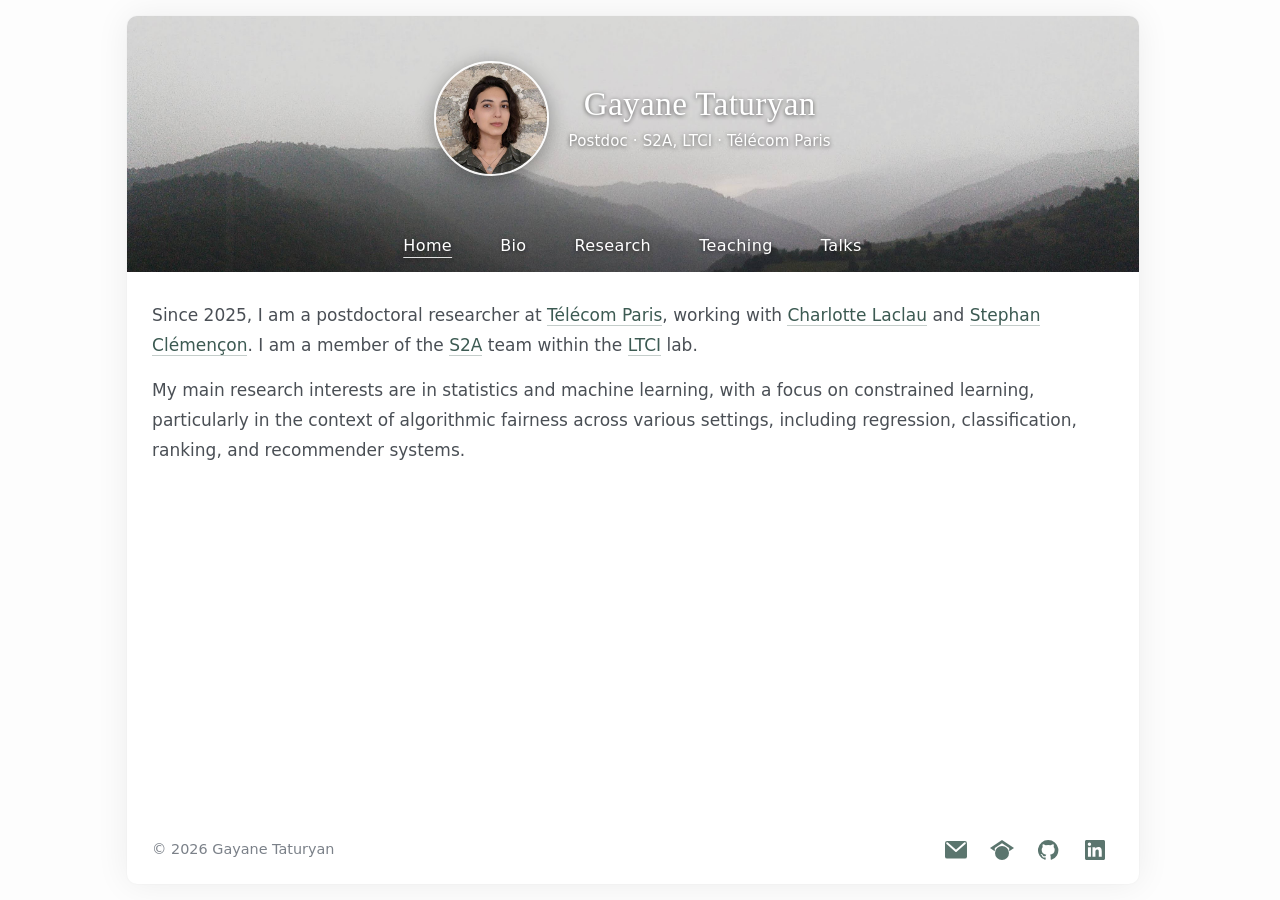
<file: index.html>
<!DOCTYPE html>
<html lang="en">
  <head>
    <meta charset="utf-8" />
    <meta name="viewport" content="width=device-width, initial-scale=1" />
    <title>Gayane Taturyan</title>
    <link rel="stylesheet" href="css/style.css" />
  </head>
  <body>
    <div class="page">
      <header class="hero">
        <img class="hero__cover" src="imgs/cover.jpg" alt="" />
        <div class="hero__inner">
          <img class="hero__photo" src="imgs/photo.jpg" alt="Gayane Taturyan" />
          <div class="hero__text">
            <h1 class="hero__name">Gayane Taturyan</h1>
            <p class="hero__role">Postdoc &middot; S2A, LTCI &middot; Télécom Paris</p>
          </div>
        </div>
        <nav class="tabs">
          <a href="index.html" aria-current="page">Home</a>
          <a href="bio.html">Bio</a>
          <a href="research.html">Research</a>
          <a href="teaching.html">Teaching</a>
          <a href="talks.html">Talks</a>
        </nav>
      </header>

      <main class="content">
        <p>
          Since 2025, I am a postdoctoral researcher at <a href="https://www.telecom-paris.fr/">Télécom Paris</a>,
          working with <a href="https://laclauc.github.io/">Charlotte Laclau</a>
          and <a href="https://perso.telecom-paristech.fr/clemenco/">Stephan Clémençon</a>.
          I am a member of the <a href="https://s2a.telecom-paris.fr/">S2A</a> team within the <a href="https://www.telecom-paris.fr/en/research/labs/information-processing-ltci">LTCI</a> lab.
        </p>
        <p>
          My main research interests are in statistics and machine learning, with a focus on constrained learning,
          particularly in the context of algorithmic fairness across various settings, including regression, classification, ranking, and recommender systems.
        </p>
      </main>

      <footer class="footer footer--home">
        <span>&copy; 2026 Gayane Taturyan</span>
        <nav class="social-links" aria-label="Social and contact links">
          <!-- Add your profile URLs below; use mailto:your@email for Email. -->
          <a href="mailto:gayane.taturyan@telecom-paris.fr" aria-label="Email" title="Email">
            <svg viewBox="2 4 20 16" aria-hidden="true" focusable="false"><rect x="2" y="4" width="20" height="16" rx="2" fill="currentColor"/><path d="m4 6 8 7 8-7" fill="none" stroke="#fff" stroke-width="1.8" stroke-linecap="round" stroke-linejoin="round"/></svg>
          </a>
          <a href="https://scholar.google.com/citations?user=Mb8yVToAAAAJ&hl=en" aria-label="Google Scholar" title="Google Scholar">
            <svg viewBox="0 2 24 20" aria-hidden="true" focusable="false" fill="currentColor"><path d="M12 2 0 10l4.8 3.2V10L12 5.2l7.2 4.8v3.2L24 10Z"/><circle cx="12" cy="15" r="7"/></svg>
          </a>
          <a href="https://github.com/taturyan" aria-label="GitHub" title="GitHub">
            <svg viewBox="0.8 0.8 22.4 22" aria-hidden="true" focusable="false" fill="currentColor"><path d="M12 .8a11.2 11.2 0 0 0-3.54 21.83c.56.1.77-.24.77-.54v-2.1c-3.12.68-3.78-1.33-3.78-1.33-.51-1.3-1.25-1.65-1.25-1.65-1.02-.7.08-.69.08-.69 1.13.08 1.72 1.16 1.72 1.16 1 1.71 2.62 1.22 3.26.93.1-.73.39-1.22.71-1.5-2.49-.28-5.11-1.25-5.11-5.54 0-1.22.44-2.22 1.15-3-.12-.28-.5-1.42.11-2.96 0 0 .94-.3 3.08 1.15a10.7 10.7 0 0 1 5.6 0c2.14-1.45 3.08-1.15 3.08-1.15.61 1.54.23 2.68.11 2.96.72.78 1.15 1.78 1.15 3 0 4.3-2.62 5.25-5.12 5.53.4.35.76 1.03.76 2.08v3.11c0 .3.2.65.77.54A11.2 11.2 0 0 0 12 .8Z"/></svg>
          </a>
          <a href="https://www.linkedin.com/in/gayane-taturyan/" aria-label="LinkedIn" title="LinkedIn">
            <svg viewBox="2 2 20 20" aria-hidden="true" focusable="false" fill="currentColor"><path d="M20.45 2H3.55C2.69 2 2 2.68 2 3.52v16.96c0 .84.69 1.52 1.55 1.52h16.9c.86 0 1.55-.68 1.55-1.52V3.52c0-.84-.69-1.52-1.55-1.52ZM7.93 18.75H4.96V9.2h2.97ZM6.45 7.9a1.72 1.72 0 1 1 0-3.44 1.72 1.72 0 0 1 0 3.44Zm12.3 10.85h-2.97v-4.64c0-1.11-.02-2.53-1.54-2.53-1.55 0-1.79 1.21-1.79 2.45v4.72H9.48V9.2h2.85v1.3h.04c.4-.76 1.37-1.55 2.82-1.55 3.02 0 3.56 1.99 3.56 4.58Z"/></svg>
          </a>
        </nav>
      </footer>
    </div>
  </body>
</html>
</file>
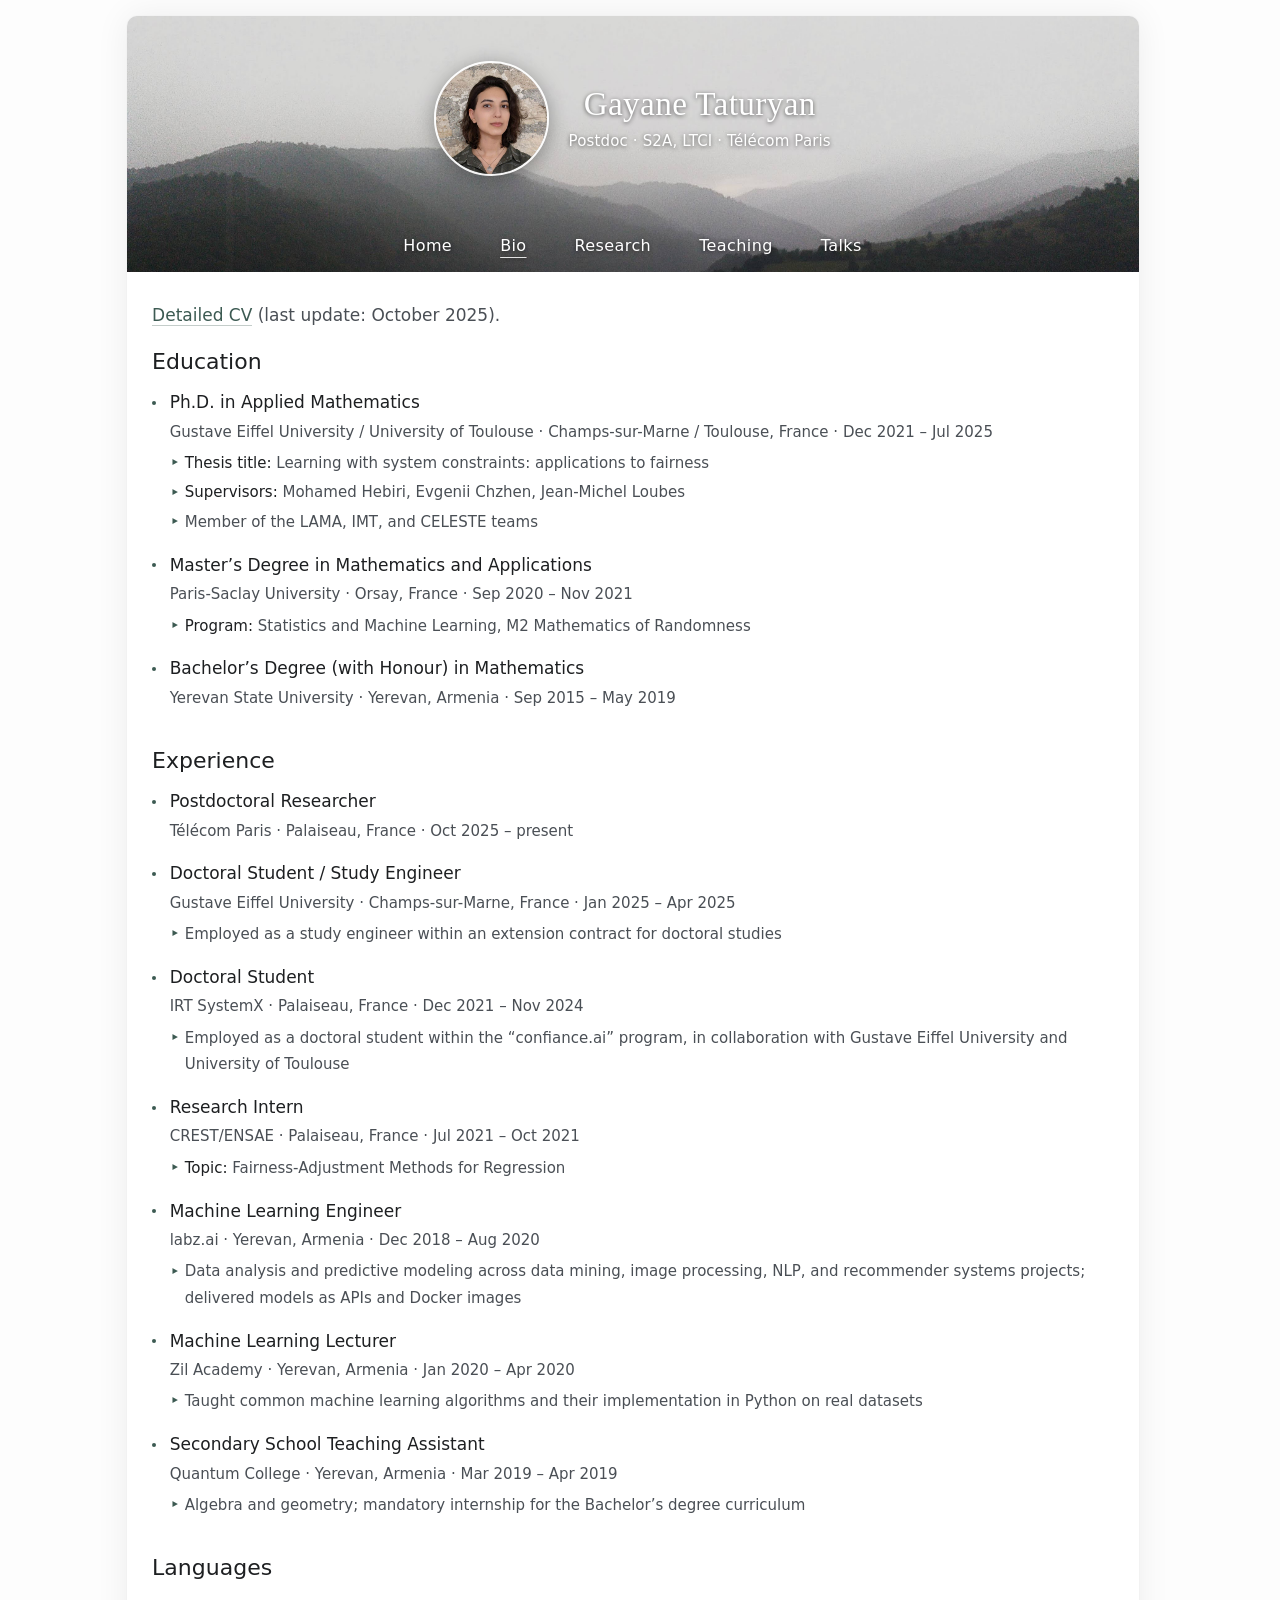
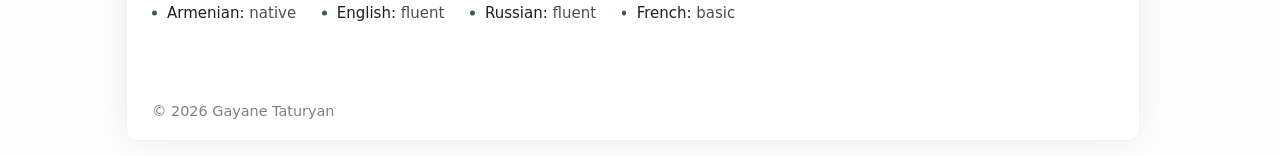
<file: bio.html>
<!DOCTYPE html>
<html lang="en">
  <head>
    <meta charset="utf-8" />
    <meta name="viewport" content="width=device-width, initial-scale=1" />
    <title>Bio &middot; Gayane Taturyan</title>
    <link rel="stylesheet" href="css/style.css" />
  </head>
  <body>
    <div class="page">
      <header class="hero">
        <img class="hero__cover" src="imgs/cover.jpg" alt="" />
        <div class="hero__inner">
          <img class="hero__photo" src="imgs/photo.jpg" alt="Gayane Taturyan" />
          <div class="hero__text">
            <h1 class="hero__name">Gayane Taturyan</h1>
            <p class="hero__role">Postdoc &middot; S2A, LTCI &middot; Télécom Paris</p>
          </div>
        </div>
        <nav class="tabs">
          <a href="index.html">Home</a>
          <a href="bio.html" aria-current="page">Bio</a>
          <a href="research.html">Research</a>
          <a href="teaching.html">Teaching</a>
          <a href="talks.html">Talks</a>
        </nav>
      </header>

      <main class="content">
        <p>
          <a href="files/CV_Gayane_Taturyan_oct25.pdf">Detailed CV</a> (last update: October 2025).
        </p>

        <h2>Education</h2>
        <div class="item">
          <div class="item__title">Ph.D. in Applied Mathematics</div>
          <div class="item__meta">Gustave Eiffel University / University of Toulouse &middot; Champs-sur-Marne / Toulouse, France &middot; Dec 2021 &ndash; Jul 2025</div>
          <ul class="item__facts">
            <li><strong>Thesis title:</strong> Learning with system constraints: applications to fairness</li>
            <li><strong>Supervisors:</strong> Mohamed Hebiri, Evgenii Chzhen, Jean-Michel Loubes</li>
            <li>Member of the LAMA, IMT, and CELESTE teams</li>
          </ul>
        </div>
        <div class="item">
          <div class="item__title">Master&rsquo;s Degree in Mathematics and Applications</div>
          <div class="item__meta">Paris-Saclay University &middot; Orsay, France &middot; Sep 2020 &ndash; Nov 2021</div>
          <ul class="item__facts">
            <li><strong>Program:</strong> Statistics and Machine Learning, M2 Mathematics of Randomness</li>
          </ul>
        </div>
        <div class="item">
          <div class="item__title">Bachelor&rsquo;s Degree (with Honour) in Mathematics</div>
          <div class="item__meta">Yerevan State University &middot; Yerevan, Armenia &middot; Sep 2015 &ndash; May 2019</div>
        </div>

        <h2>Experience</h2>
        <div class="item">
          <div class="item__title">Postdoctoral Researcher</div>
          <div class="item__meta">T&eacute;l&eacute;com Paris &middot; Palaiseau, France &middot; Oct 2025 &ndash; present</div>
        </div>
        <div class="item">
          <div class="item__title">Doctoral Student / Study Engineer</div>
          <div class="item__meta">Gustave Eiffel University &middot; Champs-sur-Marne, France &middot; Jan 2025 &ndash; Apr 2025</div>
          <ul class="item__facts">
            <li>Employed as a study engineer within an extension contract for doctoral studies</li>
          </ul>
        </div>
        <div class="item">
          <div class="item__title">Doctoral Student</div>
          <div class="item__meta">IRT SystemX &middot; Palaiseau, France &middot; Dec 2021 &ndash; Nov 2024</div>
          <ul class="item__facts">
            <li>Employed as a doctoral student within the &ldquo;confiance.ai&rdquo; program, in
              collaboration with Gustave Eiffel University and University of Toulouse</li>
          </ul>
        </div>
        <div class="item">
          <div class="item__title">Research Intern</div>
          <div class="item__meta">CREST/ENSAE &middot; Palaiseau, France &middot; Jul 2021 &ndash; Oct 2021</div>
          <ul class="item__facts">
            <li><strong>Topic:</strong> Fairness-Adjustment Methods for Regression</li>
          </ul>
        </div>
        <div class="item">
          <div class="item__title">Machine Learning Engineer</div>
          <div class="item__meta">labz.ai &middot; Yerevan, Armenia &middot; Dec 2018 &ndash; Aug 2020</div>
          <ul class="item__facts">
            <li>
              Data analysis and predictive modeling across data mining, image processing, NLP,
              and recommender systems projects; delivered models as APIs and Docker images
            </li>
          </ul>
        </div>
        <div class="item">
          <div class="item__title">Machine Learning Lecturer</div>
          <div class="item__meta">Zil Academy &middot; Yerevan, Armenia &middot; Jan 2020 &ndash; Apr 2020</div>
          <ul class="item__facts">
            <li>Taught common machine learning algorithms and their implementation in Python on real datasets</li>
          </ul>
        </div>
        <div class="item">
          <div class="item__title">Secondary School Teaching Assistant</div>
          <div class="item__meta">Quantum College &middot; Yerevan, Armenia &middot; Mar 2019 &ndash; Apr 2019</div>
          <ul class="item__facts">
            <li>Algebra and geometry; mandatory internship for the Bachelor&rsquo;s degree curriculum</li>
          </ul>
        </div>

        <h2>Languages</h2>
        <ul class="item__facts item__facts--inline">
          <li><strong>Armenian:</strong> native</li>
          <li><strong>English:</strong> fluent</li>
          <li><strong>Russian:</strong> fluent</li>
          <li><strong>French:</strong> basic</li>
        </ul>
      </main>

      <footer class="footer">
        &copy; 2026 Gayane Taturyan
      </footer>
    </div>
  </body>
</html>
</file>
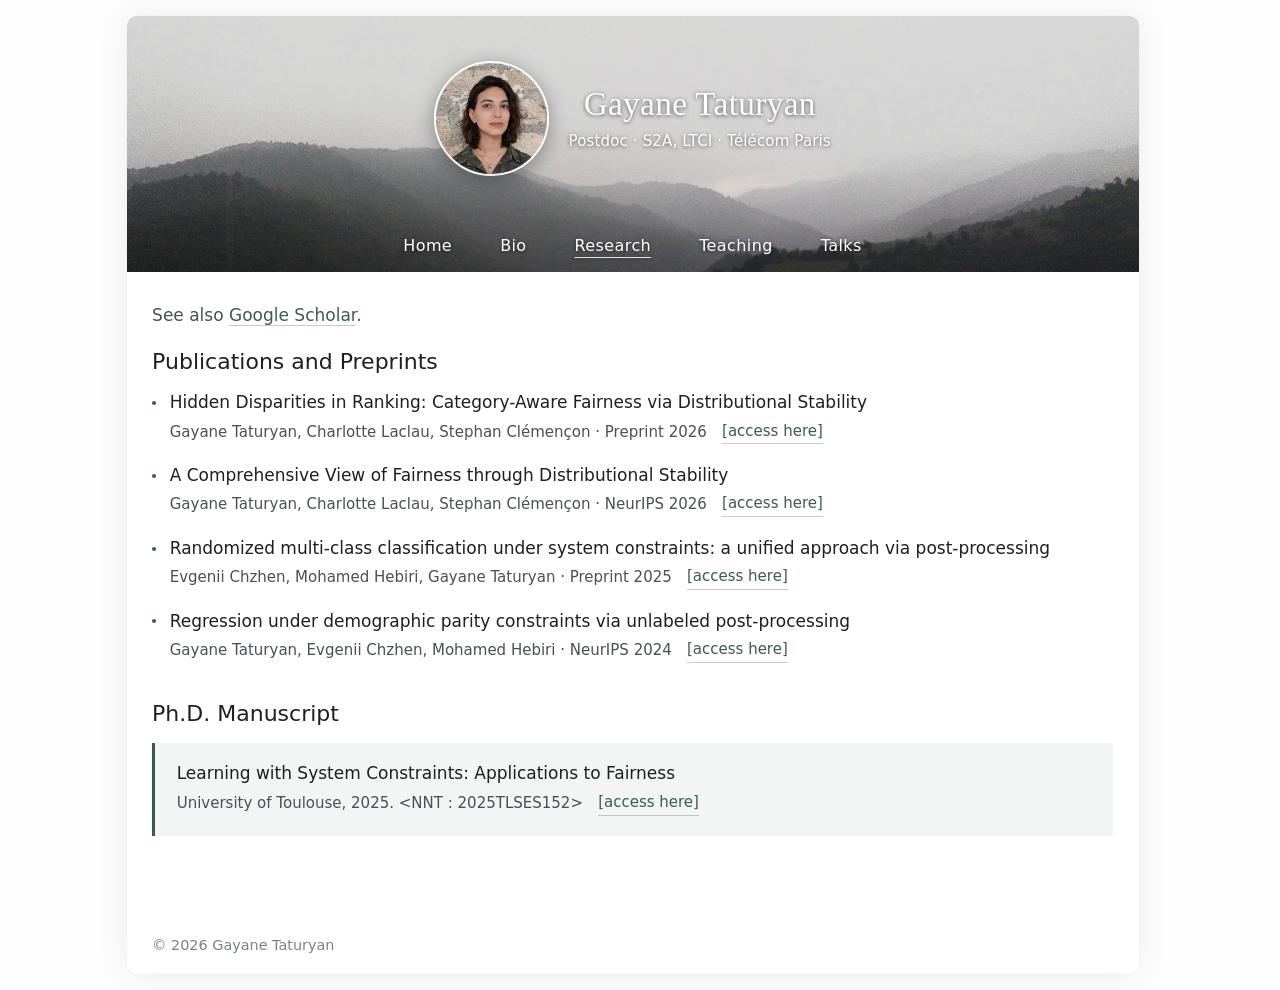
<file: research.html>
<!DOCTYPE html>
<html lang="en">
  <head>
    <meta charset="utf-8" />
    <meta name="viewport" content="width=device-width, initial-scale=1" />
    <title>Research &middot; Gayane Taturyan</title>
    <link rel="stylesheet" href="css/style.css" />
  </head>
  <body>
    <div class="page">
      <header class="hero">
        <img class="hero__cover" src="imgs/cover.jpg" alt="" />
        <div class="hero__inner">
          <img class="hero__photo" src="imgs/photo.jpg" alt="Gayane Taturyan" />
          <div class="hero__text">
            <h1 class="hero__name">Gayane Taturyan</h1>
            <p class="hero__role">Postdoc &middot; S2A, LTCI &middot; Télécom Paris</p>
          </div>
        </div>
        <nav class="tabs">
          <a href="index.html">Home</a>
          <a href="bio.html">Bio</a>
          <a href="research.html" aria-current="page">Research</a>
          <a href="teaching.html">Teaching</a>
          <a href="talks.html">Talks</a>
        </nav>
      </header>

      <main class="content">
        <p>
          See also <a href="https://scholar.google.com/citations?user=Mb8yVToAAAAJ&hl=en">Google Scholar</a>.
        </p>

        <h2>Publications and Preprints</h2>
        <div class="item">
          <div class="item__title">Hidden Disparities in Ranking: Category-Aware Fairness via
  Distributional Stability </div>
          <div class="item__meta">
            Gayane Taturyan, Charlotte Laclau, Stephan Clémençon &middot; Preprint 2026
            <a class="item__link" href="https://arxiv.org/abs/2610.40182">[access here]</a>
          </div>
        </div>
        <div class="item">
          <div class="item__title">A Comprehensive View of Fairness through Distributional Stability </div>
          <div class="item__meta">
            Gayane Taturyan, Charlotte Laclau, Stephan Clémençon &middot; NeurIPS 2026
            <a class="item__link" href="https://arxiv.org/pdf/2609.37061">[access here]</a>
          </div>
        </div>
        <div class="item">
          <div class="item__title">Randomized multi-class classification under system
constraints: a unified approach via post-processing </div>
          <div class="item__meta">
            Evgenii Chzhen, Mohamed Hebiri, Gayane Taturyan &middot; Preprint 2025
            <a class="item__link" href="https://hal.science/hal-05416646/document">[access here]</a>
          </div>
        </div>
        <div class="item">
          <div class="item__title">Regression under demographic parity constraints via unlabeled post-processing </div>
          <div class="item__meta">
            Gayane Taturyan, Evgenii Chzhen, Mohamed Hebiri &middot; NeurIPS 2024
            <a class="item__link" href="https://proceedings.neurips.cc/paper_files/paper/2024/file/d5c3ecf397fff63419bb5f5f2d8afe33-Paper-Conference.pdf">[access here]</a>
          </div>
        </div>

        <h2>Ph.D. Manuscript</h2>
        <div class="manuscript">
          <div class="manuscript__title">Learning with System Constraints: Applications to Fairness</div>
          <div class="manuscript__meta"> 
            University of Toulouse, 2025. &lt;NNT : 2025TLSES152&gt; 
            <a class="manuscript__link" href="https://theses.hal.science/tel-05454780/document">[access here]</a>
          </div>
        </div>
      </main>

      <footer class="footer">
        &copy; 2026 Gayane Taturyan
      </footer>
    </div>
  </body>
</html>
</file>
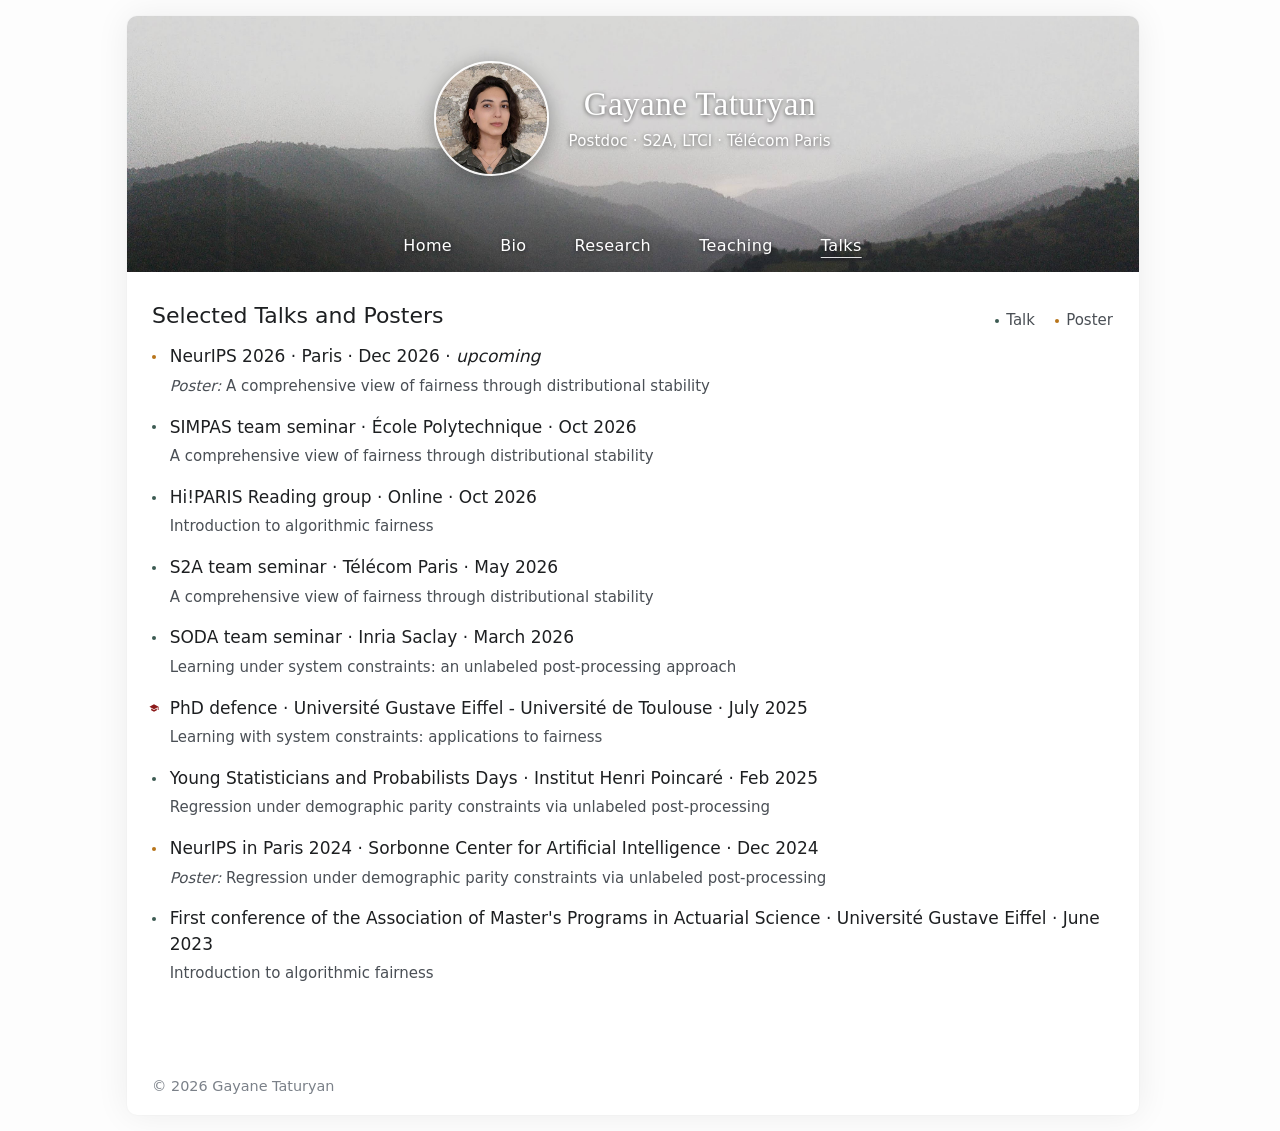
<file: talks.html>
<!DOCTYPE html>
<html lang="en">
  <head>
    <meta charset="utf-8" />
    <meta name="viewport" content="width=device-width, initial-scale=1" />
    <title>Talks &middot; Gayane Taturyan</title>
    <link rel="stylesheet" href="css/style.css" />
  </head>
  <body>
    <div class="page">
      <header class="hero">
        <img class="hero__cover" src="imgs/cover.jpg" alt="" />
        <div class="hero__inner">
          <img class="hero__photo" src="imgs/photo.jpg" alt="Gayane Taturyan" />
          <div class="hero__text">
            <h1 class="hero__name">Gayane Taturyan</h1>
            <p class="hero__role">Postdoc &middot; S2A, LTCI &middot; Télécom Paris</p>
          </div>
        </div>
        <nav class="tabs">
          <a href="index.html">Home</a>
          <a href="bio.html">Bio</a>
          <a href="research.html">Research</a>
          <a href="teaching.html">Teaching</a>
          <a href="talks.html" aria-current="page">Talks</a>
        </nav>
      </header>

      <main class="content">
        <div class="talks-head">
          <h2>Selected Talks and Posters</h2>
          <ul class="talks-legend" aria-label="Talk types">
            <li class="talk--seminar">Talk</li>
            <li class="talk--poster">Poster</li>
          </ul>
        </div>
        <ul class="talks-list">
          <li class="talk--poster">
            <div class="talk__event"><span class="talk__venue">NeurIPS 2026</span> &middot; Paris &middot; Dec 2026 &middot; <i>upcoming</i></div>
            <div class="item__meta"><i>Poster:</i> A comprehensive view of fairness through distributional stability</div>
          </li>
          <li class="talk--seminar">
            <div class="talk__event"><span class="talk__venue">SIMPAS team seminar</span> &middot; École Polytechnique &middot; Oct 2026</div>
            <div class="item__meta">A comprehensive view of fairness through distributional stability</div>
          </li>
          <li class="talk--seminar">
            <div class="talk__event"><span class="talk__venue">Hi!PARIS Reading group</span> &middot; Online &middot; Oct 2026</div>
            <div class="item__meta">Introduction to algorithmic fairness</div>
          </li>
          <li class="talk--seminar">
            <div class="talk__event"><span class="talk__venue">S2A team seminar</span> &middot; Télécom Paris &middot; May 2026</div>
            <div class="item__meta">A comprehensive view of fairness through distributional stability</div>
          </li>
          <li class="talk--seminar">
            <div class="talk__event"><span class="talk__venue">SODA team seminar</span> &middot; Inria Saclay &middot; March 2026</div>
            <div class="item__meta">Learning under system constraints: an unlabeled post-processing approach</div>
          </li>
          <li class="talk--defence">
            <div class="talk__event"><span class="talk__venue">PhD defence</span> &middot; Université Gustave Eiffel - Université de Toulouse &middot; July 2025</div>
            <div class="item__meta">Learning with system constraints: applications to fairness</div>
          </li>
          <li class="talk--seminar">
            <div class="talk__event"><span class="talk__venue">Young Statisticians and Probabilists Days</span> &middot; Institut Henri Poincaré &middot; Feb 2025</div>
            <div class="item__meta">Regression under demographic parity constraints via unlabeled post-processing</div>
          </li>
          <li class="talk--poster">
            <div class="talk__event"><span class="talk__venue">NeurIPS in Paris 2024</span> &middot; Sorbonne Center for Artificial Intelligence &middot; Dec 2024</div>
            <div class="item__meta"><i>Poster:</i> Regression under demographic parity constraints via unlabeled post-processing</div>
          </li>
          <li class="talk--seminar">
            <div class="talk__event"><span class="talk__venue">First conference of the Association of Master's Programs in Actuarial Science</span> &middot; Université Gustave Eiffel &middot; June 2023</div>
            <div class="item__meta">Introduction to algorithmic fairness</div>
          </li>
        </ul>
      </main>

      <footer class="footer">
        &copy; 2026 Gayane Taturyan
      </footer>
    </div>
  </body>
</html>
</file>
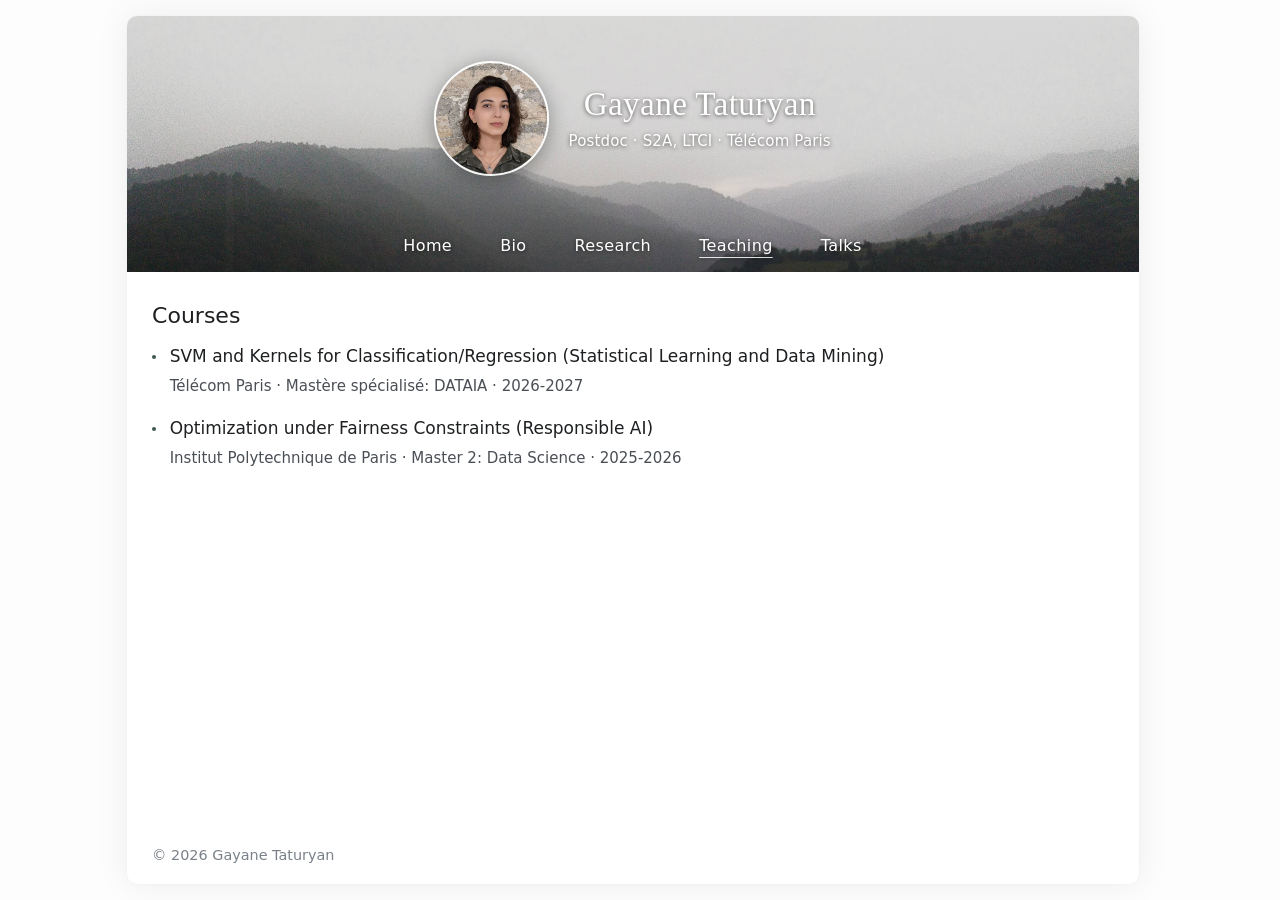
<file: teaching.html>
<!DOCTYPE html>
<html lang="en">
  <head>
    <meta charset="utf-8" />
    <meta name="viewport" content="width=device-width, initial-scale=1" />
    <title>Teaching &middot; Gayane Taturyan</title>
    <link rel="stylesheet" href="css/style.css" />
  </head>
  <body>
    <div class="page">
      <header class="hero">
        <img class="hero__cover" src="imgs/cover.jpg" alt="" />
        <div class="hero__inner">
          <img class="hero__photo" src="imgs/photo.jpg" alt="Gayane Taturyan" />
          <div class="hero__text">
            <h1 class="hero__name">Gayane Taturyan</h1>
            <p class="hero__role">Postdoc &middot; S2A, LTCI &middot; Télécom Paris</p>
          </div>
        </div>
        <nav class="tabs">
          <a href="index.html">Home</a>
          <a href="bio.html">Bio</a>
          <a href="research.html">Research</a>
          <a href="teaching.html" aria-current="page">Teaching</a>
          <a href="talks.html">Talks</a>
        </nav>
      </header>

      <main class="content">
        <h2>Courses</h2>
        <div class="item">
          <div class="item__title">SVM and Kernels for Classification/Regression (Statistical Learning and Data Mining)</div>
          <div class="item__meta">Télécom Paris &middot; Mastère spécialisé: DATAIA &middot; 2026-2027</div>
        </div>
        <div class="item">
          <div class="item__title">Optimization under Fairness Constraints (Responsible AI)</div>
          <div class="item__meta">Institut Polytechnique de Paris &middot; Master 2: Data Science &middot; 2025-2026</div>
        </div>
      </main>

      <footer class="footer">
        &copy; 2026 Gayane Taturyan
      </footer>
    </div>
  </body>
</html>
</file>
<file: css/style.css>
/* ---------------------------------------------------------------
   Academic personal site — shared styles
   Experimental layout: centred hero (photo + name on the cover),
   horizontal tab bar, full-width content.
   --------------------------------------------------------------- */

:root {
  --page-width: 80%;
  --page-max: 3264px;

  /* never taller than a x-th of the screen */
  --cover-h: min(50vh, clamp(200px, 20vw, 320px));

  /* the photo sits in a single row beside the name, so it stays well
     inside the cover without having to scale with it */
  --photo: clamp(88px, 9vw, 118px);

  --ink: #1d1f21;
  --ink-soft: #4a4f55;
  --ink-faint: #7b8189;
  --rule: #e2e5e8;
  --bg: #ffffff;
  /* the very light ground the white sheet sits on */
  /* --page-bg: #fafafa35; */
  --page-bg: #fafafa35;
  /* gaps above and below the sheet, between it and the viewport edges */
  --sheet-margin: 1rem;
  /* inset of the content from the sheet's own left and right edges */
  --sheet-pad: 1.6rem;
  /* corner roundness of the sheet, top and bottom independently */
  --sheet-round-top: 10px;
  --sheet-round-bottom: 10px;
  --accent: #3c5a52;
  --accent-strong: #29403a;
  --social-color: #3c5a52d6; /* footer icon color */

  /* One font family throughout the site. */
  --font: system-ui, -apple-system, BlinkMacSystemFont, "Segoe UI", Roboto, Helvetica, Arial, sans-serif;
}

* { box-sizing: border-box; }

html {
  -webkit-text-size-adjust: 100%;
  /* always reserve the scrollbar's width, so short pages (home,
     teaching) are laid out at the same width as long ones */
  scrollbar-gutter: stable;
}

@supports not (scrollbar-gutter: stable) {
  html { overflow-y: scroll; }
}

body {
  margin: 0;
  background: var(--page-bg);
  color: var(--ink);
  font-family: var(--font);
  font-size: 1.0625rem;
  font-weight: 400;
  line-height: 1.75;
}

a {
  color: var(--accent);
  text-decoration: none;
  border-bottom: 1px solid rgba(60, 90, 82, 0.3);
}

a:hover { border-bottom-color: var(--accent); }

/* --- page shell: centered 80% column ------------------------- */

.page {
  width: var(--page-width);
  max-width: var(--page-max);
  /* a white sheet floating on the page background */
  margin: var(--sheet-margin) auto;
  background: var(--bg);
  border-radius: var(--sheet-round-top) var(--sheet-round-top) var(--sheet-round-bottom) var(--sheet-round-bottom);
  box-shadow: 0 0 2px rgba(24, 32, 29, 0.05), 0 0 34px rgba(24, 32, 29, 0.07);
  padding-bottom: 1rem;
  /* fills the screen so the footer can sit at the bottom of short
     pages, and simply follows the content on long ones */
  display: flex;
  flex-direction: column;
  min-height: calc(100vh - var(--sheet-margin) - var(--sheet-margin));
  min-height: calc(100dvh - var(--sheet-margin) - var(--sheet-margin));
}

/* --- hero: photo + name centred on the cover ------------------ */

/* The image is taken out of flow and pinned to the hero's exact box, so
   its height is always definite. That is what lets object-fit actually
   engage: as a grid/flex child with a percentage height it fell back to
   its natural height and got clipped from the bottom instead. */
.hero {
  position: relative;
  /* follows the sheet's rounded top corners */
  border-radius: var(--sheet-round-top) var(--sheet-round-top) 0 0;
  min-height: var(--cover-h);
  flex-shrink: 0;
  flex-direction: column;
  overflow: hidden;
  display: flex;
  align-items: center;
  justify-content: center;
}

.hero__cover {
  position: absolute;
  inset: 0;
  width: 100%;
  height: 100%;
  object-fit: cover;
  /* equal trim off the top and bottom */
  object-position: center;
}

/* photo and name side by side, as one centred group — a short row
   leaves the middle of the cover visible around it */
.hero__inner {
  position: relative;
  z-index: 1;
  display: flex;
  flex-direction: row;
  align-items: center;
  justify-content: center;
  gap: 1.2rem;
  padding: 1rem;
  /* Reserve a separate row for navigation within the cover. */
  flex: 1;
  width: 100%;
}

.hero__photo {
  flex: none;
  width: var(--photo);
  height: var(--photo);
  object-fit: cover;
  border-radius: 50%;
  border: 2.5px solid rgba(255, 255, 255, 0.92);
  box-shadow: 0 4px 20px rgba(0, 0, 0, 0.35);
}

.hero__text { text-align: center; }

.hero__name {
  font-family: Georgia, "Times New Roman", serif;
  font-weight: 400;
  font-size: clamp(1.6rem, 2.6vw, 2.2rem);
  line-height: 1.2;
  letter-spacing: 0.01em;
  color: #fff;
  margin: 0 0 0.4rem;
  text-shadow: 0 1px 4px rgba(0, 0, 0, 0.6);
}

.hero__role {
  margin: 0;
  font-family: var(--font);
  font-size: 0.9375rem;
  font-weight: 400;
  font-style: normal;
  line-height: 1.5;
  letter-spacing: 0.01em;
  color: #fff;
  text-shadow: 0 1px 4px rgba(0, 0, 0, 0.6);
}

/* --- tab bar over the cover  ---------------------------------- */

.tabs {
  position: relative;
  z-index: 5;
  display: flex;
  justify-content: center;
  flex-wrap: wrap;
  flex-shrink: 0;
  width: 100%;
  background: rgba(226, 235, 232, 0);
  border-top: 0px solid rgba(255, 255, 255, 0.05);
  -webkit-backdrop-filter: blur(0px);
  backdrop-filter: blur(0px);
}

.tabs a {
  padding: 0.85rem 1.5rem;
  font-family: var(--font);
  font-size: 1rem;
  font-weight: 400;
  line-height: 1.5;
  letter-spacing: 0.025em;
  color: #ffffff;
  text-shadow: 0 1px 4px rgba(0, 0, 0, 0.6);
  border: none;
  border-bottom: 0px solid transparent;
  margin-bottom: 0;
  transition: color 0.15s ease, background 0.15s ease;
}

.tabs a:hover {
  color: #fff;
  background: rgba(255, 255, 255, 0.09);
}

.tabs a[aria-current="page"] {
  color: #fff;
  text-decoration: underline;
  text-decoration-color: rgba(255, 255, 255, 0.85);
  text-decoration-thickness: 1px;
  text-underline-offset: 0.35em;
}

.tabs a:focus-visible {
  outline: 2px solid #fff;
  outline-offset: -4px;
}

/* --- page content --------------------------------------------- */

.content {
  /* keeps text off the sheet edges */
  padding: 1.8rem var(--sheet-pad) 0;
  /* takes up the leftover height, pushing the footer down */
  flex: 1;
}

.content > :first-child { margin-top: 0; }

.content h2 {
  font-family: var(--font);
  font-weight: 400;
  font-size: 1.375rem;
  line-height: 1.4;
  letter-spacing: 0;
  margin: 2.2rem 0 0.8rem;
}

/* the intro line (Detailed CV / Google Scholar) sits closer to the
   first section heading than the sections sit to each other */
.content > p:first-child + h2 { margin-top: 1rem; }

.content p { margin: 0 0 1rem; color: var(--ink-soft); }

.content ul { margin: 0 0 1rem; padding-left: 1.2rem; color: var(--ink-soft); }

.content li { margin-bottom: 0.4rem; }

.item {
  margin-bottom: 1.1rem;
  padding-inline-start: 1.1rem;
}

.item__title { position: relative; font-size: 1.0625rem; font-weight: 500; line-height: 1.5; color: var(--ink); }

.item__title::before,
.talks-list > li::before {
  content: "";
  position: absolute;
  inset-inline-start: -1.1rem;
  /* 4px is a whole number of screen pixels at 100/125/150/175/200%
     zoom, and with no transform every dot snaps to the pixel grid, so
     they all render the same size instead of some looking bigger */
  top: calc(0.75em - 2px);
  width: 4px;
  height: 4px;
  border-radius: 50%;
  background: var(--accent);
  opacity: 1;
}

.content .talks-list {
  list-style: none;
  padding-inline-start: 1.1rem;
}

.content .talks-list > li {
  position: relative;
  margin-bottom: 1rem;
}

/* talk type: bullet colour */
.talks-list {
  --talk-seminar: var(--accent);
  --talk-poster: #b8741a;
}
.talks-list > li.talk--seminar::before { background: var(--talk-seminar); }
.talks-list > li.talk--poster::before  { background: var(--talk-poster); }

/* the PhD defence gets a celebratory graduation cap instead of a dot,
   centred where the dot would be */
.talks-list > li.talk--defence::before {
  inset-inline-start: calc(-1.1rem + 2px - 5px);
  top: calc(0.75em - 5px);
  width: 10px;
  height: 10px;
  border-radius: 0;
  background: #8b1a1a;
  -webkit-mask: url("data:image/svg+xml,%3Csvg xmlns='http://www.w3.org/2000/svg' viewBox='0 0 24 24'%3E%3Cpath d='M12 3 1 9l11 6 9-4.91V17h2V9L12 3zM5.18 13.18v4L12 21l6.82-3.82v-4L12 17l-6.82-3.82z'/%3E%3C/svg%3E") center / contain no-repeat;
          mask: url("data:image/svg+xml,%3Csvg xmlns='http://www.w3.org/2000/svg' viewBox='0 0 24 24'%3E%3Cpath d='M12 3 1 9l11 6 9-4.91V17h2V9L12 3zM5.18 13.18v4L12 21l6.82-3.82v-4L12 17l-6.82-3.82z'/%3E%3C/svg%3E") center / contain no-repeat;
}

.talks-head {
  display: flex;
  flex-wrap: wrap;
  align-items: baseline;
  gap: 0.4rem 1.5rem;
  /* same gap under the heading as .content h2 on the other tabs */
  margin-bottom: 0.8rem;
}
.talks-head h2 { margin: 0; }

.content .talks-legend {
  display: flex;
  flex-wrap: wrap;
  gap: 0.4rem 1.25rem;
  margin: 0 0 0 auto;
  padding: 0;
  list-style: none;
  color: var(--ink-soft);
  font-size: 0.9375rem;
  /* tight enough that the legend doesn't make the heading row taller
     than a plain h2, so the first talk lines up with the other tabs */
  line-height: 1;
}
.content .talks-legend li { display: inline-flex; align-items: center; gap: 0.45rem; margin: 0; }
.content .talks-legend li::before {
  content: "";
  width: 4px;
  height: 4px;
  border-radius: 50%;
  background: var(--c);
}
.talks-legend .talk--seminar { --c: var(--accent); }
.talks-legend .talk--poster  { --c: #b8741a; }

.talk__event {
  color: var(--ink);
  font-weight: 400;
  line-height: 1.5;
}

.talk__venue { font-weight: 500; }

.item__meta { color: var(--ink-soft); font-size: 0.9375rem; line-height: 1.65; margin-top: 0.25rem; }

.item__desc { margin: 0.4rem 0 0; color: var(--ink-soft); font-size: 0.9375rem; }

.content .item__facts {
  list-style: none;
  margin: 0.35rem 0 0;
  padding: 0;
}

.item__facts li {
  position: relative;
  padding-inline-start: 1em;
  margin: 0.2rem 0 0;
  color: var(--ink-soft);
  font-size: 0.9375rem;
}

.item__facts li::before {
  content: "\2023";
  position: absolute;
  inset-inline-start: 0;
  top: 0.875em;
  line-height: 1;
  transform: translateY(-50%) scale(1.1);
  transform-origin: left center;
  color: var(--accent);
  opacity: 1;
  font-weight: 400;
}

.item__facts strong {
  font-weight: 500;
  color: var(--ink);
}

/* short facts that read better side by side, e.g. languages */
.item__facts--inline {
  display: flex;
  flex-wrap: wrap;
  column-gap: 1.6rem;
}

.item__facts--inline li::before {
  content: "";
  top: 0.875em;
  transform: translateY(-50%);
  width: 0.3rem;
  height: 0.3rem;
  border-radius: 50%;
  background: var(--accent);
  opacity: 1;
}

.item__link {
  display: inline-block;
  transform: translateY(-1px);
  margin-inline-start: 0.65rem;
  font-size: 0.9375rem;
}

/* --- PhD manuscript: set apart from the regular item list ----- */

.manuscript {
  margin: 0 0 1.6rem;
  padding: 1.15rem 1.35rem;
  border-left: 3px solid var(--accent);
  background: rgba(60, 90, 82, 0.06);
  border-radius: 0px 0px 0px 0px;
}

.manuscript__title {
  font-family: var(--font);
  /*font-style: italic;*/
  font-weight: 500;
  font-size: 1.0625rem;
  line-height: 1.5;
  color: var(--ink);
}

.manuscript__meta {
  line-height: 1.65;
  margin-top: 0.3rem;
  color: var(--ink-soft);
  font-size: 0.9375rem;
}

.manuscript__desc {
  margin: 0.55rem 0 0;
  color: var(--ink-soft);
  font-size: 0.9375rem;
}

.manuscript__link {
  display: inline-block;
  transform: translateY(-1px);
  margin-inline-start: 0.65rem;
  font-size: 0.9375rem;
}

/* --- footer --------------------------------------------------- */

.footer {
  /* the rule spans the full sheet width; only the text is inset */
  margin: 3.5rem 0 0;
  padding: 1rem var(--sheet-pad) 0;
  border-top: 0px solid var(--rule);
  color: var(--ink-faint);
  font-size: 0.9rem;
}

.footer--home {
  display: flex;
  align-items: center;
  justify-content: space-between;
  flex-wrap: wrap;
  gap: 0.5rem 1rem;
}

.social-links {
  display: flex;
  align-items: center;
  gap: 0.65rem;
  margin-inline-start: auto;
}

.social-links a {
  display: inline-flex;
  align-items: center;
  justify-content: center;
  width: 2.25rem;
  height: 2.25rem;
  border: none;
  border-radius: 4px;
  color: var(--social-color);
}

.social-links svg { display: block; width: auto; height: 1.25rem; }
.social-links a[aria-label="Email"] svg { height: 1.1rem; }

.social-links a:hover { opacity: 0.75; }
.social-links a:focus-visible { outline: 2px solid var(--social-color); outline-offset: 2px; }

/* --- small screens -------------------------------------------- */

@media (max-width: 720px) {
  :root {
    --page-width: 96%;
    --sheet-margin: 0.25rem;
    --sheet-pad: 1.1rem;
    /* --photo is left alone: it already scales off --cover-h, which
       keeps responding correctly to the 33vh cap on short screens */
  }

  .hero__inner { gap: 0.9rem; }

  .tabs a { padding: 0.7rem 0.85rem; font-size: 0.9375rem; }

  .content { padding-top: 1.4rem; }

}
</file>
